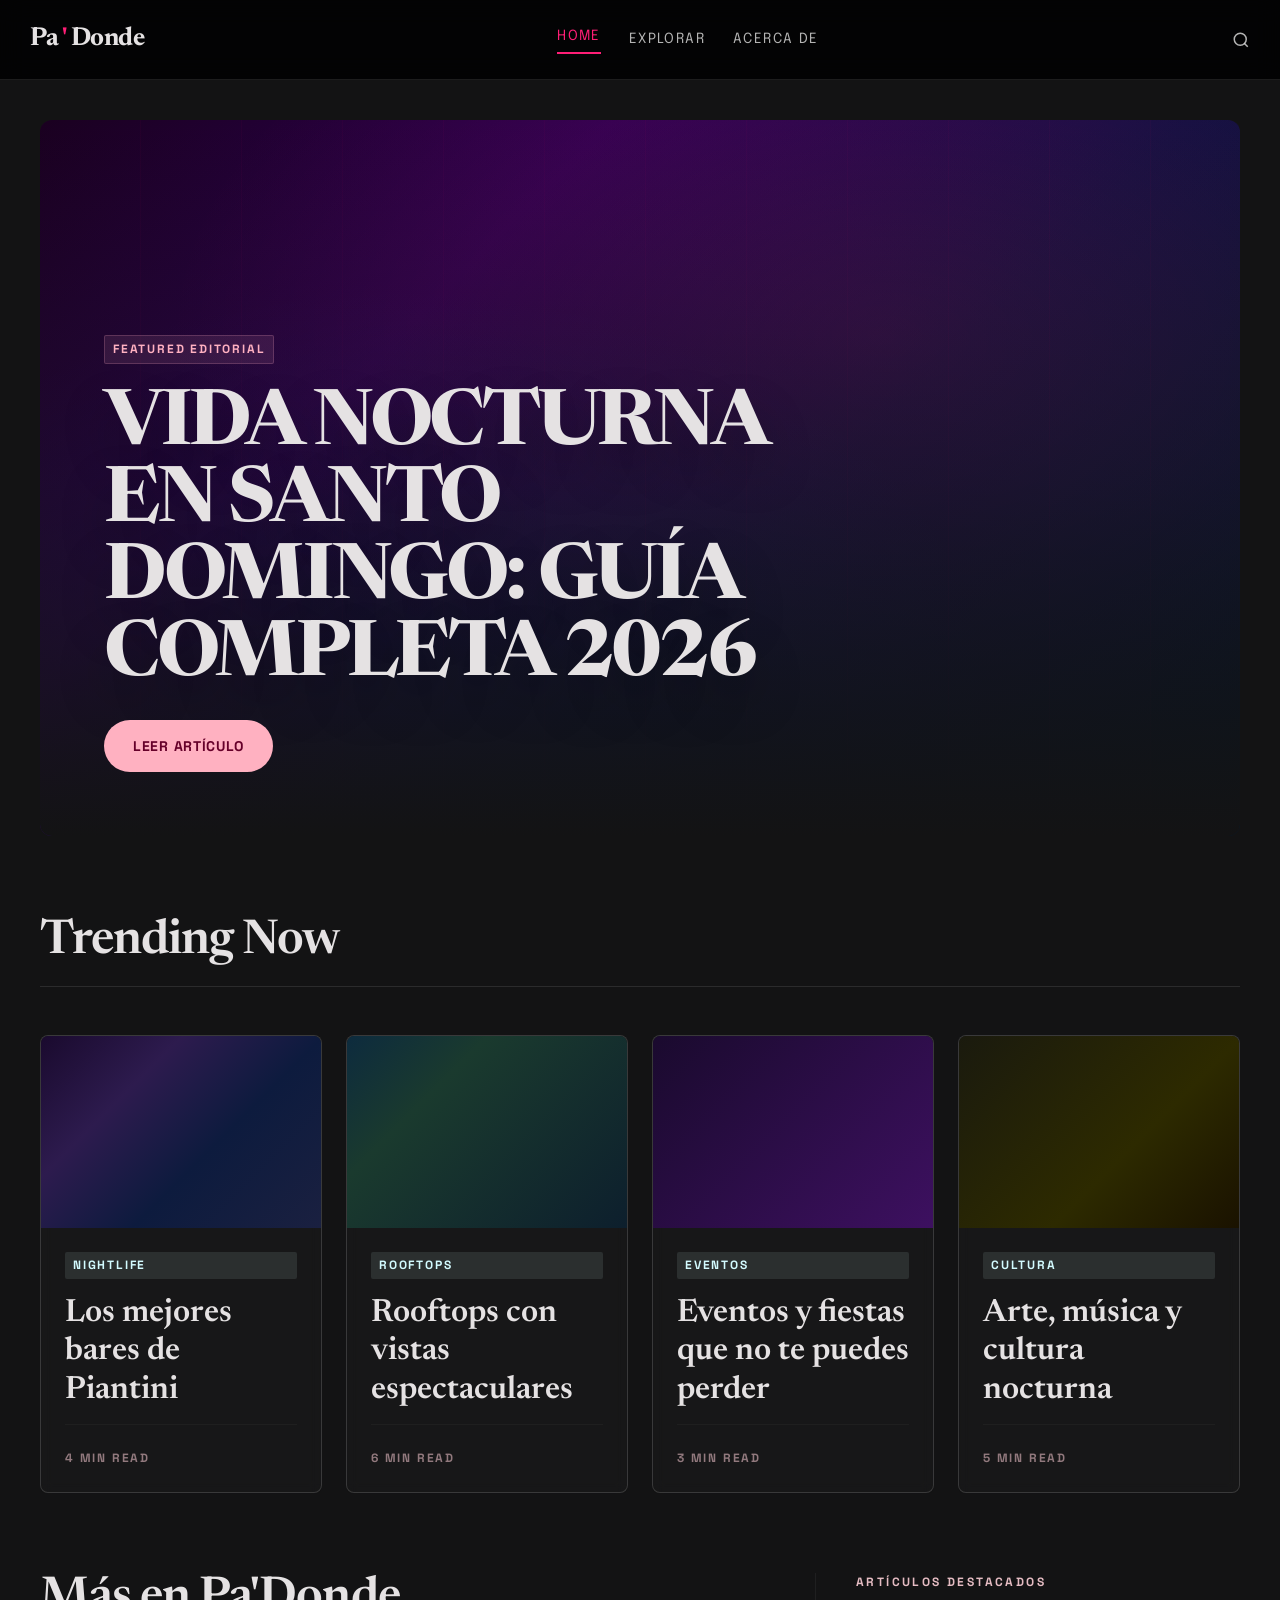
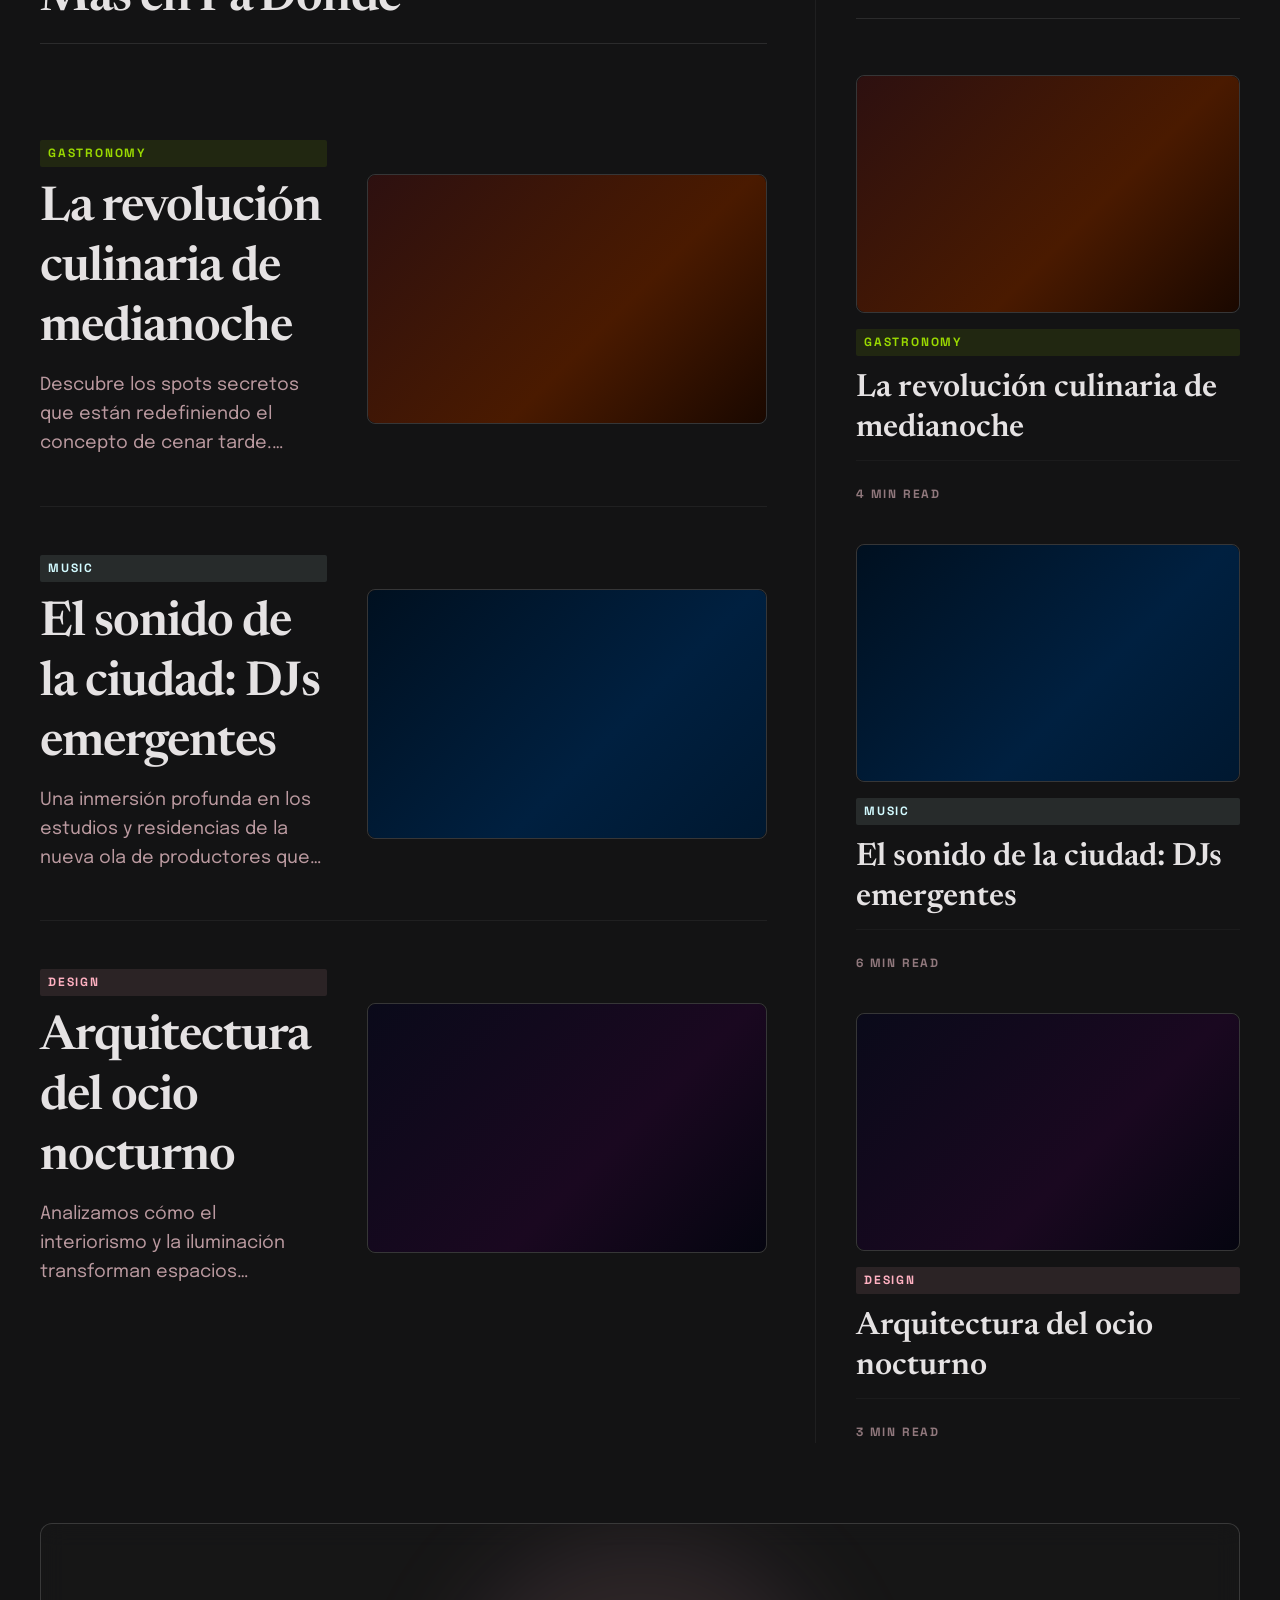
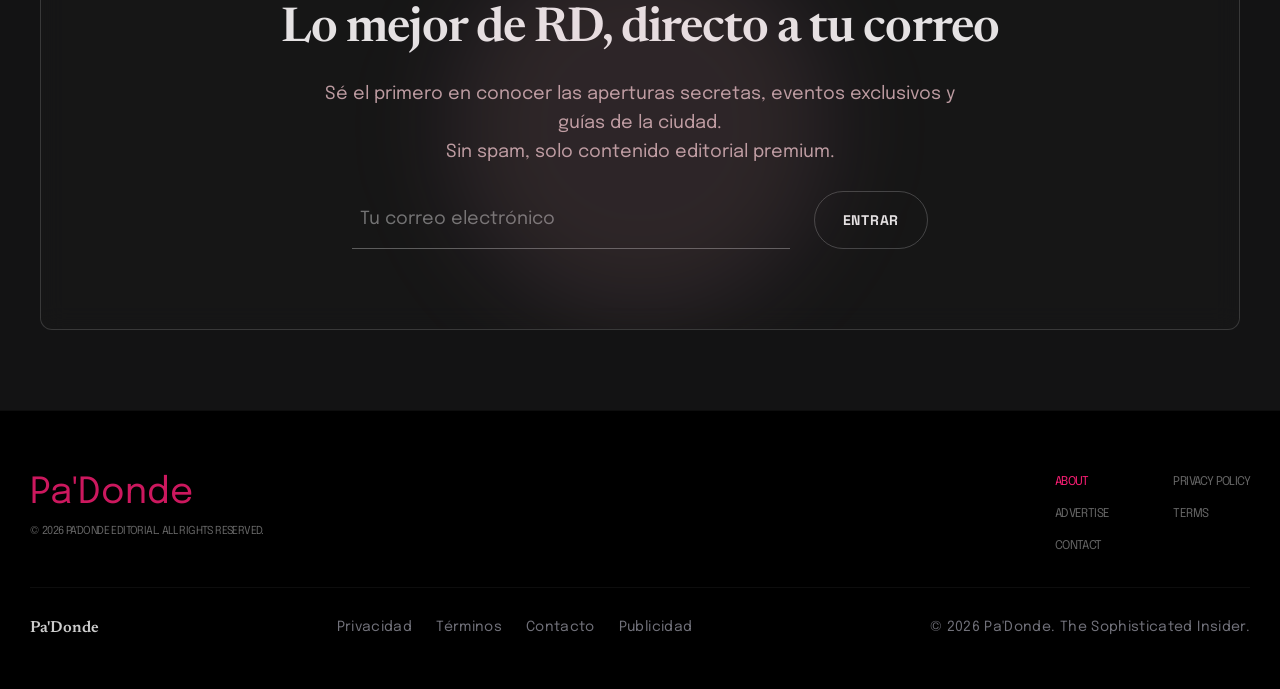
<file: index.html>
<!DOCTYPE html>
<html lang="es">
<head>
  <meta charset="UTF-8" />
  <meta name="viewport" content="width=device-width, initial-scale=1.0" />
  <meta name="description" content="Pa'Donde — La guía editorial de República Dominicana hecha por locales. Nightlife, gastronomía, rooftops, eventos y cultura dominicana." />
  <meta property="og:title"       content="Pa'Donde — La Guía de RD" />
  <meta property="og:description" content="La guía de República Dominicana hecha por locales." />
  <meta property="og:type"        content="website" />
  <title>Pa'Donde — La Guía de República Dominicana</title>

  <!-- Fonts -->
  <link rel="preconnect" href="https://fonts.googleapis.com" />
  <link rel="preconnect" href="https://fonts.gstatic.com" crossorigin />
  <link href="https://fonts.googleapis.com/css2?family=Newsreader:ital,wght@0,400;0,600;0,700;1,400;1,600;1,700&family=Epilogue:wght@400;500;600&family=Space+Grotesk:wght@500;700&display=swap" rel="stylesheet" />

  <link rel="stylesheet" href="css/style.css" />

  <style>
    .sr-only{position:absolute;width:1px;height:1px;padding:0;margin:-1px;overflow:hidden;clip:rect(0,0,0,0);white-space:nowrap;border:0}
    /* Placeholder image backgrounds */
    .img-nightlife { background: linear-gradient(135deg, #1a0a2e 0%, #2d1b4e 30%, #0d1b3e 60%, #1a2040 100%); }
    .img-rooftop   { background: linear-gradient(135deg, #0d2b3e 0%, #1a3a2e 30%, #0d1f2d 100%); }
    .img-eventos   { background: linear-gradient(135deg, #1a0a2e 0%, #3d1060 100%); }
    .img-cultura   { background: linear-gradient(135deg, #1a1a0e 0%, #2d2a00 60%, #1a1200 100%); }
    .img-gastro    { background: linear-gradient(135deg, #2d1010 0%, #4a1a00 60%, #1a0800 100%); }
    .img-music     { background: linear-gradient(135deg, #001020 0%, #002040 60%, #001830 100%); }
    .img-design    { background: linear-gradient(135deg, #0a0a1a 0%, #1a0820 60%, #050510 100%); }
    .img-hero      { background: linear-gradient(135deg, #1a0020 0%, #2d0050 30%, #0d1040 60%, #001830 100%); }
  </style>
</head>
<body>

<!-- ══════════════════════════════════════════════════════════
     NAVIGATION (WordPress: header.php)
     ══════════════════════════════════════════════════════════ -->
<header class="pd-nav" role="banner">
  <div class="pd-nav__inner">
    <a href="#home" class="pd-logo" data-page="home" aria-label="Pa'Donde — Inicio">
      Pa<span>'</span>Donde
    </a>

    <nav class="pd-nav__links" role="navigation" aria-label="Navegación principal">
      <a href="#home"     class="pd-nav-link active" data-page="home"     aria-current="page">Home</a>
      <a href="#explorar" class="pd-nav-link"        data-page="explorar">Explorar</a>
      <a href="#acerca"   class="pd-nav-link"        data-page="acerca">Acerca De</a>
    </nav>

    <div style="display:flex;align-items:center;gap:16px;">
      <button class="pd-nav__search" aria-label="Buscar" style="background:none;border:none;color:rgba(255,255,255,0.7);cursor:pointer;" onclick="document.querySelector('#explorar')?.click()">
        <svg width="18" height="18" viewBox="0 0 24 24" fill="none" stroke="currentColor" stroke-width="2" aria-hidden="true"><circle cx="11" cy="11" r="8"/><path d="m21 21-4.35-4.35"/></svg>
      </button>
      <button class="pd-nav__burger" aria-label="Abrir menú" aria-expanded="false">
        <span></span><span></span><span></span>
      </button>
    </div>
  </div>
</header>

<!-- Mobile Drawer -->
<nav class="pd-nav__mobile" aria-label="Menú móvil">
  <a href="#home"     class="pd-nav-link" data-page="home">Home</a>
  <a href="#explorar" class="pd-nav-link" data-page="explorar">Explorar</a>
  <a href="#acerca"   class="pd-nav-link" data-page="acerca">Acerca De</a>
  <div style="margin-top:8px;padding-top:16px;border-top:1px solid rgba(255,255,255,0.08);">
    <a href="mailto:contacto@padonde.net" style="font-size:14px;color:var(--pd-pink);">contacto@padonde.net</a>
  </div>
</nav>

<!-- ══════════════════════════════════════════════════════════
     PAGE WRAPPER
     ══════════════════════════════════════════════════════════ -->
<div class="pd-page">

  <!-- ════════════════════════════════════════════════════════
       PAGE 1 — PANTALLA PRINCIPAL / HOME
       WordPress: front-page.php
       ════════════════════════════════════════════════════════ -->
  <main data-page-content="home" role="main" aria-label="Página principal">

    <!-- § Hero -->
    <section aria-label="Artículo destacado" style="padding:40px 40px 0;max-width:1280px;margin:0 auto;">
      <div class="pd-hero">
        <!-- Simulated hero image with CSS gradient + decorative neon overlay -->
        <div class="pd-hero__overlay" aria-hidden="true"></div>
        <div class="img-hero" style="position:absolute;inset:0;"></div>
        <!-- Neon city visual effects -->
        <div aria-hidden="true" style="position:absolute;inset:0;background:radial-gradient(ellipse at 70% 30%, rgba(255,30,118,0.15) 0%, transparent 60%),radial-gradient(ellipse at 30% 80%, rgba(0,100,200,0.12) 0%, transparent 50%);"></div>
        <!-- Vertical lines decorative -->
        <div aria-hidden="true" style="position:absolute;inset:0;background:repeating-linear-gradient(90deg,transparent,transparent 100px,rgba(255,0,100,0.03) 100px,rgba(255,0,100,0.03) 101px);"></div>
        <div class="pd-hero__gradient" aria-hidden="true"></div>

        <div class="pd-hero__content">
          <div>
            <span class="pd-badge pd-badge--featured">Featured Editorial</span>
          </div>
          <h1 class="pd-hero__title">
            VIDA NOCTURNA<br>EN SANTO<br>DOMINGO: GUÍA<br>COMPLETA 2026
          </h1>
          <div>
            <a href="#article" class="pd-btn pd-btn--primary" data-page="article" aria-label="Leer artículo: Vida Nocturna en Santo Domingo">
              Leer Artículo
            </a>
          </div>
        </div>
      </div>
    </section>

    <!-- § Trending Now -->
    <section aria-label="Artículos en tendencia" style="padding:80px 40px 0;max-width:1280px;margin:0 auto;">
      <div class="pd-section-header">
        <h2 class="pd-h2">Trending Now</h2>
      </div>
      <div class="pd-grid-4">

        <!-- Card 1 -->
        <article class="pd-card" role="article" tabindex="0" aria-label="Los mejores bares de Piantini">
          <div class="pd-card__img-wrap">
            <div class="img-nightlife pd-card__img" role="img" aria-label="Fotografía de bar nocturno en Piantini" style="height:192px;"></div>
          </div>
          <div class="pd-card__body">
            <span class="pd-badge pd-badge--cyan">Nightlife</span>
            <h3 class="pd-card__title">Los mejores bares de Piantini</h3>
            <p class="pd-card__read">4 Min Read</p>
          </div>
        </article>

        <!-- Card 2 -->
        <article class="pd-card" role="article" tabindex="0" aria-label="Rooftops con vistas espectaculares">
          <div class="pd-card__img-wrap">
            <div class="img-rooftop pd-card__img" role="img" aria-label="Fotografía de rooftop con vista panorámica" style="height:192px;"></div>
          </div>
          <div class="pd-card__body">
            <span class="pd-badge pd-badge--cyan">Rooftops</span>
            <h3 class="pd-card__title">Rooftops con vistas espectaculares</h3>
            <p class="pd-card__read">6 Min Read</p>
          </div>
        </article>

        <!-- Card 3 -->
        <article class="pd-card" role="article" tabindex="0" aria-label="Eventos y fiestas que no te puedes perder">
          <div class="pd-card__img-wrap">
            <div class="img-eventos pd-card__img" role="img" aria-label="Fotografía de evento nocturno" style="height:192px;"></div>
          </div>
          <div class="pd-card__body">
            <span class="pd-badge pd-badge--cyan">Eventos</span>
            <h3 class="pd-card__title">Eventos y fiestas que no te puedes perder</h3>
            <p class="pd-card__read">3 Min Read</p>
          </div>
        </article>

        <!-- Card 4 -->
        <article class="pd-card" role="article" tabindex="0" aria-label="Arte, música y cultura nocturna">
          <div class="pd-card__img-wrap">
            <div class="img-cultura pd-card__img" role="img" aria-label="Fotografía de arte y cultura nocturna" style="height:192px;"></div>
          </div>
          <div class="pd-card__body">
            <span class="pd-badge pd-badge--cyan">Cultura</span>
            <h3 class="pd-card__title">Arte, música y cultura nocturna</h3>
            <p class="pd-card__read">5 Min Read</p>
          </div>
        </article>

      </div>
    </section>

    <!-- § Main Feed + Sidebar -->
    <section aria-label="Más artículos" style="padding:80px 40px 0;max-width:1280px;margin:0 auto;">
      <div class="pd-feed-layout">

        <!-- Feed -->
        <div class="pd-feed">
          <div class="pd-section-header">
            <h2 class="pd-h2">Más en Pa'Donde</h2>
          </div>

          <!-- Feed Item 1 -->
          <article class="pd-feed-item" role="article" tabindex="0" aria-label="La revolución culinaria de medianoche">
            <div class="pd-feed-item__content">
              <span class="pd-badge pd-badge--green">Gastronomy</span>
              <h3 class="pd-feed-item__title">La revolución culinaria de medianoche</h3>
              <p class="pd-feed-item__excerpt">Descubre los spots secretos que están redefiniendo el concepto de cenar tarde. Desde menús de chef que solo aparecen después de la medianoche.</p>
            </div>
            <div class="pd-feed-item__img-wrap">
              <div class="img-gastro pd-feed-item__img" role="img" aria-label="Fotografía de restaurante nocturno" style="height:100%;border-radius:inherit;"></div>
            </div>
          </article>

          <!-- Feed Item 2 -->
          <article class="pd-feed-item" role="article" tabindex="0" aria-label="El sonido de la ciudad: DJs emergentes">
            <div class="pd-feed-item__content">
              <span class="pd-badge pd-badge--cyan">Music</span>
              <h3 class="pd-feed-item__title">El sonido de la ciudad: DJs emergentes</h3>
              <p class="pd-feed-item__excerpt">Una inmersión profunda en los estudios y residencias de la nueva ola de productores que están definiendo el sonido de Santo Domingo.</p>
            </div>
            <div class="pd-feed-item__img-wrap">
              <div class="img-music pd-feed-item__img" role="img" aria-label="Fotografía de DJ en vivo" style="height:100%;border-radius:inherit;"></div>
            </div>
          </article>

          <!-- Feed Item 3 -->
          <article class="pd-feed-item" role="article" tabindex="0" aria-label="Arquitectura del ocio nocturno">
            <div class="pd-feed-item__content">
              <span class="pd-badge pd-badge--pink">Design</span>
              <h3 class="pd-feed-item__title">Arquitectura del ocio nocturno</h3>
              <p class="pd-feed-item__excerpt">Analizamos cómo el interiorismo y la iluminación transforman espacios industriales en destinos de culto para la noche dominicana.</p>
            </div>
            <div class="pd-feed-item__img-wrap">
              <div class="img-design pd-feed-item__img" role="img" aria-label="Fotografía de espacio de diseño nocturno" style="height:100%;border-radius:inherit;"></div>
            </div>
          </article>
        </div>

        <!-- Sidebar -->
        <aside class="pd-sidebar" aria-label="Artículos destacados">
          <div class="pd-sidebar__header">
            <p class="pd-overline">Artículos Destacados</p>
          </div>

          <!-- Highlight Card 1 -->
          <article class="pd-highlight-card" tabindex="0" aria-label="La revolución culinaria de medianoche — destacado">
            <div class="pd-highlight-card__img-wrap">
              <div class="img-gastro pd-highlight-card__img" role="img" aria-label="Fotografía de gastronomía" style="height:100%;border-radius:inherit;"></div>
            </div>
            <div class="pd-highlight-card__body">
              <span class="pd-badge pd-badge--green">Gastronomy</span>
              <h3 class="pd-highlight-card__title">La revolución culinaria de medianoche</h3>
              <p class="pd-card__read">4 Min Read</p>
            </div>
          </article>

          <!-- Highlight Card 2 -->
          <article class="pd-highlight-card" tabindex="0" aria-label="El sonido de la ciudad: DJs emergentes — destacado">
            <div class="pd-highlight-card__img-wrap">
              <div class="img-music pd-highlight-card__img" role="img" aria-label="Fotografía musical" style="height:100%;border-radius:inherit;"></div>
            </div>
            <div class="pd-highlight-card__body">
              <span class="pd-badge pd-badge--cyan">Music</span>
              <h3 class="pd-highlight-card__title">El sonido de la ciudad: DJs emergentes</h3>
              <p class="pd-card__read">6 Min Read</p>
            </div>
          </article>

          <!-- Highlight Card 3 -->
          <article class="pd-highlight-card" tabindex="0" aria-label="Arquitectura del ocio nocturno — destacado">
            <div class="pd-highlight-card__img-wrap">
              <div class="img-design pd-highlight-card__img" role="img" aria-label="Fotografía de diseño de interiores" style="height:100%;border-radius:inherit;"></div>
            </div>
            <div class="pd-highlight-card__body">
              <span class="pd-badge pd-badge--pink">Design</span>
              <h3 class="pd-highlight-card__title">Arquitectura del ocio nocturno</h3>
              <p class="pd-card__read">3 Min Read</p>
            </div>
          </article>
        </aside>

      </div>
    </section>

    <!-- § Newsletter -->
    <section aria-label="Suscripción" style="padding:80px 40px;max-width:1280px;margin:0 auto;">
      <div class="pd-newsletter">
        <div class="pd-newsletter__glow" aria-hidden="true"></div>
        <h2 class="pd-h2 pd-newsletter__title">Lo mejor de RD, directo a tu correo</h2>
        <p class="pd-newsletter__sub">
          Sé el primero en conocer las aperturas secretas, eventos exclusivos y guías de la ciudad.<br>
          Sin spam, solo contenido editorial premium.
        </p>
        <form class="pd-newsletter__form" novalidate aria-label="Formulario de suscripción">
          <label for="pd-email-home" class="sr-only">Tu correo electrónico</label>
          <input id="pd-email-home" class="pd-newsletter__input" type="email" placeholder="Tu correo electrónico" autocomplete="email" required />
          <button type="submit" class="pd-btn pd-btn--outline">Entrar</button>
        </form>
      </div>
    </section>

  </main><!-- /home -->


  <!-- ════════════════════════════════════════════════════════
       PAGE 2 — ACERCA DE
       WordPress: page-about.php
       ════════════════════════════════════════════════════════ -->
  <main data-page-content="acerca" hidden role="main" aria-label="Acerca de Pa'Donde">

    <!-- § Hero -->
    <section style="padding:60px 40px 0;max-width:1280px;margin:0 auto;">
      <div class="pd-about-hero">
        <h1 class="pd-h1 pd-about-hero__title">La guía de República Dominicana hecha por locales</h1>
        <p class="pd-about-hero__text">
          Estábamos un poco jartos. Así, con jota. Cada vez que queríamos saber qué estaba pasando en la ciudad,
          dónde estaba lo bueno, qué valía la pena — no aparecía nada. O aparecía algo de hace tres años.
          RD tiene demasiado que ofrecer para que nadie lo esté contando bien. Así que lo construimos nosotros.
          Sin joder mucho.
        </p>
        <blockquote class="pd-blockquote">
          "RD tiene mucho que ofrecer. Nosotros lo filtramos."
        </blockquote>
      </div>
    </section>

    <!-- § Lo que hacemos -->
    <section aria-label="Lo que hacemos" style="padding:80px 40px 0;max-width:1280px;margin:0 auto;">
      <div class="pd-what-we-do">
        <h2 class="pd-h2 pd-what-we-do__title">Lo que hacemos</h2>
        <p class="pd-what-we-do__text">
          Pa'Donde es una guía editorial de descubrimiento local para República Dominicana. Cubrimos bares, restaurantes,
          rooftops, eventos, cafés y cultura dominicana — con criterio real y voz local. Cada artículo que publicamos
          sirve para tres cosas a la vez: ayudarte a decidir dónde ir esta noche, entender el país más profundo,
          y descubrir lo que hace única a la cultura dominicana.
        </p>
      </div>
    </section>

    <!-- § Cómo lo hacemos -->
    <section aria-label="Cómo lo hacemos" style="padding:80px 40px 0;max-width:1280px;margin:0 auto;">
      <div class="pd-how-section">
        <h2 class="pd-h2 pd-how-section__title">Cómo lo hacemos</h2>
        <p class="pd-how-section__sub">No hay fórmula secreta. Hay tres cosas que guían todo lo que publicamos:</p>
        <div class="pd-how-cards">

          <!-- Card 01 -->
          <div class="pd-how-card">
            <span class="pd-how-card__num" aria-hidden="true">01</span>
            <p class="pd-how-card__label">Filtro</p>
            <h3 class="pd-how-card__title">Lo filtramos nosotros</h3>
            <p class="pd-how-card__text">
              No publicamos todo. Si no vale la pena, no entra. Cada artículo tiene que ganarse su espacio antes
              de aparecer en Pa'Donde.
            </p>
          </div>

          <!-- Card 02 -->
          <div class="pd-how-card">
            <span class="pd-how-card__num" aria-hidden="true">02</span>
            <p class="pd-how-card__label">Voz</p>
            <h3 class="pd-how-card__title">Hablamos como gente de aquí</h3>
            <p class="pd-how-card__text">
              No escribimos para turistas ni para algoritmos. Escribimos como dominicanos que conocen el país de verdad
              — sin necesidad de buscarlo en Google.
            </p>
          </div>

          <!-- Card 03 -->
          <div class="pd-how-card">
            <span class="pd-how-card__num" aria-hidden="true">03</span>
            <p class="pd-how-card__label">Comunidad</p>
            <h3 class="pd-how-card__title">Pa'Donde no lo escribimos solos</h3>
            <p class="pd-how-card__text">
              Si conoces nuestra media islita de verdad y tienes algo que decir, aquí te damos el chance.
            </p>
          </div>

        </div>
      </div>
    </section>

    <!-- § Detrás de Pa'Donde -->
    <section aria-label="Detrás de Pa'Donde" style="padding:80px 40px 0;max-width:1280px;margin:0 auto;">
      <div class="pd-behind">
        <h2 class="pd-behind__title">Detrás de Pa'Donde</h2>
        <p class="pd-behind__text">
          Un grupo de jóvenes dominicanos de distintos mundos — tecnología, economía, mercadeo, turismo, fintech —
          unidos por una sola convicción: RD tiene mucho más que mostrar de lo que el mundo ve. Aquí no hay un
          bojote de cuarto involucrado. Somos gente de aquí que conoce el país, vive la cultura y cree que la mejor
          guía de República Dominicana la tienen que hacer los dominicanos.
        </p>
      </div>
    </section>

    <!-- § Escribe para Pa'Donde -->
    <section aria-label="Colabora con nosotros" style="padding:80px 40px 0;max-width:1280px;margin:0 auto;">
      <div class="pd-editorial-cta">
        <div class="pd-editorial-cta__inner">
          <div>
            <div class="pd-editorial-cta__eyebrow">
              <div class="pd-editorial-cta__line"></div>
              <span class="pd-editorial-cta__label">Colabora con nosotros</span>
            </div>
            <h2 class="pd-editorial-cta__title">Escribe para Pa'Donde.</h2>
            <p class="pd-editorial-cta__text">
              Pa'Donde no es un blog cerrado. Si conoces República Dominicana de verdad — sus lugares,
              su gente, su cultura — y tienes algo que vale la pena contar, queremos leerte.
            </p>
            <p class="pd-editorial-cta__text" style="margin-bottom:0;">
              Tu voz se mantiene. Tu nombre va en el artículo. Nosotros ponemos el criterio editorial
              y la distribución. No publicamos todo. Publicamos lo bueno.
            </p>
          </div>

          <div class="pd-editorial-cta__card">
            <!-- Decorative icon / logotype -->
            <div style="width:100%;height:24px;display:flex;align-items:center;">
              <span style="font-family:var(--font-display);font-size:20px;font-weight:700;color:var(--pd-pink);opacity:0.8;">Pa'Donde</span>
            </div>
            <p class="pd-editorial-cta__quote">¿Tienes algo que contar?</p>
            <a href="mailto:prensa@padonde.net" class="pd-btn pd-btn--deep" style="width:100%;text-align:center;border-radius:4px;">
              Escríbenos a<br>
              <span style="font-size:11px;letter-spacing:0.5px;">prensa@padonde.net</span>
            </a>
          </div>
        </div>
      </div>
    </section>

    <!-- § Contacto -->
    <section class="pd-contact" aria-label="Contacto" style="padding:80px 40px;max-width:1280px;margin:0 auto;">
      <div style="position:relative;">
        <div aria-hidden="true" style="position:absolute;top:50%;left:50%;transform:translate(-50%,-50%);width:672px;max-width:100%;height:256px;background:rgba(255,177,193,0.05);border-radius:50%;filter:blur(60px);pointer-events:none;"></div>
        <h2 class="pd-contact__title">Contacto</h2>
        <div class="pd-contact__grid">

          <div class="pd-contact__col">
            <p class="pd-contact__col-label">Comercial</p>
            <h3 class="pd-contact__col-title">Ventas</h3>
            <a href="mailto:ventas@padonde.net" class="pd-contact__col-link">
              ventas@padonde.net
              <svg width="10" height="10" viewBox="0 0 24 24" fill="none" stroke="currentColor" stroke-width="2" aria-hidden="true"><path d="M7 17L17 7M17 7H7M17 7v10"/></svg>
            </a>
          </div>

          <div class="pd-contact__col">
            <p class="pd-contact__col-label">Media</p>
            <h3 class="pd-contact__col-title">Prensa &amp;<br>Colaboradores</h3>
            <a href="mailto:prensa@padonde.net" class="pd-contact__col-link">
              prensa@padonde.net
              <svg width="10" height="10" viewBox="0 0 24 24" fill="none" stroke="currentColor" stroke-width="2" aria-hidden="true"><path d="M7 17L17 7M17 7H7M17 7v10"/></svg>
            </a>
          </div>

          <div class="pd-contact__col">
            <p class="pd-contact__col-label">Inquiries</p>
            <h3 class="pd-contact__col-title">General</h3>
            <a href="mailto:contacto@padonde.net" class="pd-contact__col-link">
              contacto@padonde.net
              <svg width="10" height="10" viewBox="0 0 24 24" fill="none" stroke="currentColor" stroke-width="2" aria-hidden="true"><path d="M7 17L17 7M17 7H7M17 7v10"/></svg>
            </a>
          </div>

        </div>
      </div>
    </section>

  </main><!-- /acerca -->


  <!-- ════════════════════════════════════════════════════════
       PAGE 3 — EXPLORAR
       WordPress: page-explorar.php
       ════════════════════════════════════════════════════════ -->
  <main data-page-content="explorar" hidden role="main" aria-label="Explorar artículos">

    <!-- § Hero + Search -->
    <section style="padding:60px 40px 0;max-width:1280px;margin:0 auto;">
      <div class="pd-explore-hero">
        <h1 class="pd-h1 pd-explore-hero__title">Explorar</h1>
        <p class="pd-explore-hero__sub">
          Descubre los mejores lugares, eventos y experiencias de República Dominicana. Filtrado con criterio, escrito por locales.
        </p>
      </div>

      <!-- Search -->
      <div class="pd-search-bar">
        <label for="pd-search-input" class="sr-only">Buscar artículos, zonas o planes</label>
        <input
          id="pd-search-input"
          class="pd-search-bar__input"
          type="search"
          placeholder="Buscar artículos, zonas o planes..."
          autocomplete="off"
        />
        <span class="pd-search-bar__icon" aria-hidden="true">
          <svg width="18" height="18" viewBox="0 0 24 24" fill="none" stroke="currentColor" stroke-width="2"><circle cx="11" cy="11" r="8"/><path d="m21 21-4.35-4.35"/></svg>
        </span>
      </div>

      <!-- Filters -->
      <div class="pd-filters" role="group" aria-label="Filtros de categoría">
        <button class="pd-filter-btn active" data-cat="all">Todos</button>
        <button class="pd-filter-btn" data-cat="nightlife">Nightlife</button>
        <button class="pd-filter-btn" data-cat="gastronomia">Gastronomía</button>
        <button class="pd-filter-btn" data-cat="rooftops">Rooftops</button>
        <button class="pd-filter-btn" data-cat="eventos">Eventos</button>
        <button class="pd-filter-btn" data-cat="cultura">Cultura</button>
        <button class="pd-filter-btn" data-cat="zonas">Zonas</button>
      </div>
    </section>

    <!-- § Article Grid -->
    <section aria-label="Artículos" style="padding:48px 40px 0;max-width:1280px;margin:0 auto;">
      <div class="pd-grid-3">

        <article class="pd-explore-card" data-cat="rooftops" data-title="Los 5 Rooftops Más Exclusivos de Piantini" tabindex="0" aria-label="Los 5 Rooftops Más Exclusivos de Piantini — 5 min de lectura">
          <div class="img-rooftop pd-explore-card__img" role="img" aria-label="Rooftop nocturno en la ciudad"></div>
          <div class="pd-explore-card__gradient" aria-hidden="true"></div>
          <div class="pd-explore-card__content">
            <span class="pd-badge pd-badge--cyan">Rooftops</span>
            <h3 class="pd-explore-card__title">Los 5 Rooftops Más Exclusivos de Piantini</h3>
            <p class="pd-explore-card__read">5 min de lectura</p>
          </div>
        </article>

        <article class="pd-explore-card" data-cat="nightlife" data-title="Speakeasies Ocultos en la Ciudad Colonial" tabindex="0" aria-label="Speakeasies Ocultos en la Ciudad Colonial — 7 min de lectura">
          <div class="img-nightlife pd-explore-card__img" role="img" aria-label="Speakeasy íntimo y sofisticado"></div>
          <div class="pd-explore-card__gradient" aria-hidden="true"></div>
          <div class="pd-explore-card__content">
            <span class="pd-badge pd-badge--pink">Nightlife</span>
            <h3 class="pd-explore-card__title">Speakeasies Ocultos en la Ciudad Colonial</h3>
            <p class="pd-explore-card__read">7 min de lectura</p>
          </div>
        </article>

        <article class="pd-explore-card" data-cat="eventos" data-title="Guía Definitiva de Festivales Electrónicos" tabindex="0" aria-label="Guía Definitiva de Festivales Electrónicos — 4 min de lectura">
          <div class="img-eventos pd-explore-card__img" role="img" aria-label="Festival de música electrónica"></div>
          <div class="pd-explore-card__gradient" aria-hidden="true"></div>
          <div class="pd-explore-card__content">
            <span class="pd-badge pd-badge--cyan">Eventos</span>
            <h3 class="pd-explore-card__title">Guía Definitiva de Festivales Electrónicos</h3>
            <p class="pd-explore-card__read">4 min de lectura</p>
          </div>
        </article>

        <article class="pd-explore-card" data-cat="gastronomia" data-title="La Nueva Ola de Gastronomía Dominicana" tabindex="0" aria-label="La Nueva Ola de Gastronomía Dominicana — 6 min de lectura">
          <div class="img-gastro pd-explore-card__img" role="img" aria-label="Plato de fusión dominicana"></div>
          <div class="pd-explore-card__gradient" aria-hidden="true"></div>
          <div class="pd-explore-card__content">
            <span class="pd-badge pd-badge--green">Gastronomía</span>
            <h3 class="pd-explore-card__title">La Nueva Ola de Gastronomía Dominicana</h3>
            <p class="pd-explore-card__read">6 min de lectura</p>
          </div>
        </article>

        <article class="pd-explore-card" data-cat="cultura" data-title="El Renacimiento del Arte Contemporáneo en Santo Domingo" tabindex="0" aria-label="El Renacimiento del Arte Contemporáneo en Santo Domingo — 8 min de lectura">
          <div class="img-cultura pd-explore-card__img" role="img" aria-label="Arte contemporáneo en galería"></div>
          <div class="pd-explore-card__gradient" aria-hidden="true"></div>
          <div class="pd-explore-card__content">
            <span class="pd-badge pd-badge--cyan">Cultura</span>
            <h3 class="pd-explore-card__title">El Renacimiento del Arte Contemporáneo en Santo Domingo</h3>
            <p class="pd-explore-card__read">8 min de lectura</p>
          </div>
        </article>

        <article class="pd-explore-card" data-cat="zonas" data-title="La Zona Colonial Después de la Medianoche" tabindex="0" aria-label="La Zona Colonial Después de la Medianoche — 5 min de lectura">
          <div class="img-design pd-explore-card__img" role="img" aria-label="La Zona Colonial de noche"></div>
          <div class="pd-explore-card__gradient" aria-hidden="true"></div>
          <div class="pd-explore-card__content">
            <span class="pd-badge pd-badge--pink">Zonas</span>
            <h3 class="pd-explore-card__title">La Zona Colonial Después de la Medianoche</h3>
            <p class="pd-explore-card__read">5 min de lectura</p>
          </div>
        </article>

        <article class="pd-explore-card" data-cat="gastronomia" data-title="Mixología Avanzada: Cócteles con Ingredientes Endémicos" tabindex="0" aria-label="Mixología Avanzada: Cócteles con Ingredientes Endémicos — 6 min de lectura">
          <div class="img-nightlife pd-explore-card__img" role="img" aria-label="Cóctel artesanal con ingredientes dominicanos"></div>
          <div class="pd-explore-card__gradient" aria-hidden="true"></div>
          <div class="pd-explore-card__content">
            <span class="pd-badge pd-badge--green">Gastronomía</span>
            <h3 class="pd-explore-card__title">Mixología Avanzada: Cócteles con Ingredientes Endémicos</h3>
            <p class="pd-explore-card__read">6 min de lectura</p>
          </div>
        </article>

        <article class="pd-explore-card" data-cat="eventos" data-title="Festivales de Electrónica Que Marcarán el 2026" tabindex="0" aria-label="Festivales de Electrónica Que Marcarán el 2026 — 4 min de lectura">
          <div class="img-eventos pd-explore-card__img" role="img" aria-label="Festival de música electrónica 2026"></div>
          <div class="pd-explore-card__gradient" aria-hidden="true"></div>
          <div class="pd-explore-card__content">
            <span class="pd-badge pd-badge--cyan">Eventos</span>
            <h3 class="pd-explore-card__title">Festivales de Electrónica Que Marcarán el 2026</h3>
            <p class="pd-explore-card__read">4 min de lectura</p>
          </div>
        </article>

        <article class="pd-explore-card" data-cat="nightlife" data-title="Guía Secreta: Los Speakeasies Ocultos de Piantini" tabindex="0" aria-label="Guía Secreta: Los Speakeasies Ocultos de Piantini — 7 min de lectura">
          <div class="img-music pd-explore-card__img" role="img" aria-label="Bar secreto en Piantini"></div>
          <div class="pd-explore-card__gradient" aria-hidden="true"></div>
          <div class="pd-explore-card__content">
            <span class="pd-badge pd-badge--pink">Nightlife</span>
            <h3 class="pd-explore-card__title">Guía Secreta: Los Speakeasies Ocultos de Piantini</h3>
            <p class="pd-explore-card__read">7 min de lectura</p>
          </div>
        </article>

      </div>

      <!-- Pagination -->
      <nav class="pd-pagination" aria-label="Paginación de artículos">
        <button class="pd-page-btn active" aria-label="Página 1" aria-current="page">1</button>
        <button class="pd-page-btn" aria-label="Página 2">2</button>
        <button class="pd-page-btn" aria-label="Página 3">3</button>
        <span class="pd-page-ellipsis" aria-hidden="true">…</span>
        <button class="pd-page-btn" aria-label="Página 12">12</button>
      </nav>
    </section>

    <!-- § Newsletter (Explorar) -->
    <section aria-label="Suscripción" style="padding:64px 40px;max-width:1280px;margin:0 auto;">
      <div class="pd-newsletter" style="background:rgba(255,177,193,0.04);border-color:rgba(255,177,193,0.15);">
        <div class="pd-newsletter__glow" aria-hidden="true"></div>
        <h2 class="pd-h2 pd-newsletter__title" style="font-size:clamp(26px,3.5vw,40px);">
          No te pierdas ningún estreno en RD
        </h2>
        <form class="pd-newsletter__form" novalidate aria-label="Formulario de suscripción">
          <label for="pd-email-explorar" class="sr-only">Tu correo electrónico</label>
          <input id="pd-email-explorar" class="pd-newsletter__input" type="email" placeholder="Tu correo electrónico" autocomplete="email" required />
          <button type="submit" class="pd-btn pd-btn--primary">Suscribirme</button>
        </form>
      </div>
    </section>

  </main><!-- /explorar -->


  <!-- ════════════════════════════════════════════════════════
       ARTICLE PAGE TEMPLATE
       WordPress: single.php
       ════════════════════════════════════════════════════════ -->
  <main data-page-content="article" hidden role="main" aria-label="Artículo">
    <div class="pd-article">

      <!-- Breadcrumb -->
      <nav aria-label="Ruta de navegación" style="margin-bottom:32px;">
        <ol style="display:flex;gap:8px;align-items:center;font-size:13px;color:rgba(255,255,255,0.4);list-style:none;">
          <li><a href="#home" data-page="home" style="color:var(--pd-pink);transition:opacity 0.2s;" onmouseover="this.style.opacity='.7'" onmouseout="this.style.opacity='1'">Home</a></li>
          <li aria-hidden="true" style="opacity:0.4;">/</li>
          <li><a href="#explorar" data-page="explorar" style="color:rgba(255,255,255,0.4);transition:color 0.2s;" onmouseover="this.style.color='white'" onmouseout="this.style.color='rgba(255,255,255,0.4)'">Explorar</a></li>
          <li aria-hidden="true" style="opacity:0.4;">/</li>
          <li aria-current="page" style="color:var(--pd-text-muted);">Vida Nocturna</li>
        </ol>
      </nav>

      <!-- Meta -->
      <div class="pd-article__meta">
        <span class="pd-badge pd-badge--pink">Nightlife</span>
        <span class="pd-article__divider" aria-hidden="true"></span>
        <div class="pd-article__author">
          <div style="width:36px;height:36px;border-radius:50%;background:linear-gradient(135deg,var(--pd-pink),var(--pd-pink-hot));display:flex;align-items:center;justify-content:center;font-family:var(--font-label);font-weight:700;font-size:14px;color:white;flex-shrink:0;" aria-hidden="true">E</div>
          <span class="pd-article__author-name">Editorial Pa'Donde</span>
        </div>
        <span class="pd-article__divider" aria-hidden="true"></span>
        <time class="pd-article__date" datetime="2026-05-01">1 de mayo, 2026</time>
        <span class="pd-article__divider" aria-hidden="true"></span>
        <span class="pd-article__read-time">12 Min Read</span>
      </div>

      <!-- Title -->
      <h1 class="pd-article__title">
        Vida Nocturna en Santo Domingo: La Guía Completa 2026
      </h1>

      <!-- Hero Image -->
      <div class="img-hero pd-article__hero" role="img" aria-label="Panorámica de la vida nocturna en Santo Domingo" style="height:420px;border-radius:12px;margin-bottom:8px;"></div>
      <p class="pd-article__hero-caption">La escena nocturna de Santo Domingo ha evolucionado radicalmente en los últimos dos años.</p>

      <!-- Body -->
      <div class="pd-article__body">

        <p>
          Santo Domingo de noche es otro país. Una ciudad que se transforma cuando el sol desaparece, que abre
          espacios que no existen de día, que produce sonidos que no tienen nombre todavía. Esta guía la escribimos
          para los que saben que la noche en RD no se improvisa: se curada.
        </p>

        <h2>Los Epicentros de la Noche</h2>

        <p>
          Piantini sigue siendo el corazón. Pero ya no es el único latido. La Zona Colonial ha tenido un
          renacimiento silencioso — bares que abren en casas coloniales centenarias, patios que se convierten
          en pistas de baile, calles adoquinadas que guardan el secreto mejor que cualquier velvet rope.
        </p>

        <!-- Pull Quote -->
        <blockquote class="pd-pull-quote">
          "La noche en RD no se improvisa: se curada. Y eso marca toda la diferencia."
        </blockquote>

        <p>
          Gazcue, Bella Vista, Los Prados — cada zona tiene su propio ritmo. Entenderlas es entender la ciudad.
          Y eso es exactamente lo que hacemos en Pa'Donde: te damos el mapa que los Google Maps no tienen.
        </p>

        <!-- Inline image -->
        <div class="img-nightlife pd-article__inline-img" role="img" aria-label="Interior de un bar exclusivo en Piantini" style="height:320px;"></div>

        <h2>Dónde Empezar</h2>

        <p>
          El error más común es llegar antes de las 11pm. En Santo Domingo, las 11 es la hora del coctel de bienvenida.
          La fiesta de verdad comienza a la 1am y termina cuando el sol decide que ya es suficiente.
        </p>

        <ul>
          <li><strong>Bar Scene</strong> — Los cócteles que están redefiniendo el craft cocktail en el Caribe</li>
          <li><strong>Rooftops</strong> — Las alturas donde la ciudad se ve diferente y el ron sabe mejor</li>
          <li><strong>Speakeasies</strong> — Los lugares que no aparecen en ninguna lista pero que todos los locales conocen</li>
          <li><strong>Live Music</strong> — Donde el merengue, la bachata y la electrónica coexisten sin drama</li>
        </ul>

        <h2>El Criterio Pa'Donde</h2>

        <p>
          Incluimos un lugar porque lo visitamos. Lo volvimos a visitar. Hablamos con el dueño, con el bartender,
          con los clientes de siempre. Y luego decidimos si vale la pena tu noche. Eso es filtrar con criterio real.
        </p>

      </div>

      <!-- Share -->
      <div class="pd-share" aria-label="Compartir artículo">
        <span class="pd-share__label">Compartir:</span>
        <button class="pd-share__btn" data-share="twitter" aria-label="Compartir en Twitter">Twitter</button>
        <button class="pd-share__btn" data-share="whatsapp" aria-label="Compartir en WhatsApp">WhatsApp</button>
        <button class="pd-share__btn" data-share="facebook" aria-label="Compartir en Facebook">Facebook</button>
        <button class="pd-share__btn" data-share="copy" aria-label="Copiar enlace">Copiar link</button>
      </div>

      <!-- Related Articles -->
      <aside class="pd-related" aria-label="Artículos relacionados">
        <h2 class="pd-related__title">También te puede interesar</h2>
        <div class="pd-related__grid">

          <article class="pd-related-card" tabindex="0">
            <div class="pd-related-card__img-wrap">
              <div class="img-rooftop pd-related-card__img" role="img" aria-label="Rooftop nocturno" style="height:100%;"></div>
            </div>
            <p class="pd-related-card__cat">Rooftops</p>
            <h3 class="pd-related-card__title">Los 5 Rooftops Más Exclusivos de Piantini</h3>
          </article>

          <article class="pd-related-card" tabindex="0">
            <div class="pd-related-card__img-wrap">
              <div class="img-gastro pd-related-card__img" role="img" aria-label="Gastronomía nocturna" style="height:100%;"></div>
            </div>
            <p class="pd-related-card__cat">Gastronomía</p>
            <h3 class="pd-related-card__title">La revolución culinaria de medianoche</h3>
          </article>

          <article class="pd-related-card" tabindex="0">
            <div class="pd-related-card__img-wrap">
              <div class="img-music pd-related-card__img" role="img" aria-label="Música en vivo" style="height:100%;"></div>
            </div>
            <p class="pd-related-card__cat">Music</p>
            <h3 class="pd-related-card__title">El sonido de la ciudad: DJs emergentes</h3>
          </article>

        </div>
      </aside>

    </div>
  </main><!-- /article -->

</div><!-- /pd-page -->


<!-- ══════════════════════════════════════════════════════════
     FOOTER (WordPress: footer.php)
     ══════════════════════════════════════════════════════════ -->
<footer class="pd-footer" role="contentinfo">
  <div class="pd-footer__inner">
    <div class="pd-footer__brand">
      <a href="#home" data-page="home" class="pd-footer__name">Pa'Donde</a>
      <p class="pd-footer__copy">© 2026 Pa'Donde Editorial. All rights reserved.</p>
    </div>
    <div class="pd-footer__links">
      <div class="pd-footer__col">
        <a href="#acerca"                     class="pd-footer__link pd-footer__link--accent" data-page="acerca">About</a>
        <a href="mailto:ventas@padonde.net"   class="pd-footer__link">Advertise</a>
        <a href="mailto:contacto@padonde.net" class="pd-footer__link">Contact</a>
      </div>
      <div class="pd-footer__col">
        <a href="#" class="pd-footer__link">Privacy Policy</a>
        <a href="#" class="pd-footer__link">Terms</a>
      </div>
    </div>
  </div>
  <div class="pd-footer__inner" style="border-top:1px solid rgba(255,255,255,0.05);margin-top:32px;padding-top:28px;">
    <span style="font-family:var(--font-display);font-size:16px;color:white;opacity:0.8;font-weight:600;">Pa'Donde</span>
    <div class="pd-footer__bottom-links">
      <a href="#" class="pd-footer__bottom-link">Privacidad</a>
      <a href="#" class="pd-footer__bottom-link">Términos</a>
      <a href="mailto:contacto@padonde.net" class="pd-footer__bottom-link">Contacto</a>
      <a href="mailto:ventas@padonde.net"   class="pd-footer__bottom-link">Publicidad</a>
    </div>
    <span class="pd-footer__bottom-link" style="cursor:default;">© 2026 Pa'Donde. The Sophisticated Insider.</span>
  </div>
</footer>

<script src="js/main.js" defer></script>
</body>
</html>
</file>
<file: css/style.css>
/* ============================================================
   PA'DONDE — Main Stylesheet
   WordPress-ready CSS architecture
   ============================================================ */

/* ── Design Tokens ──────────────────────────────────────── */
:root {
  /* Brand Colors */
  --pd-bg:           #131314;
  --pd-bg-alt:       #1c1b1c;
  --pd-bg-dark:      #09090b;
  --pd-surface:      rgba(32,31,32,0.40);
  --pd-surface-hover:rgba(32,31,32,0.60);

  /* Accent */
  --pd-pink:         #ffb1c1;
  --pd-pink-hot:     #ff1e76;
  --pd-pink-deep:    #ff4c84;
  --pd-pink-dark:    #66002a;

  /* Category Colors */
  --pd-cyan:         #d3fbff;
  --pd-green:        #9ad900;
  --pd-text:         #e5e2e3;
  --pd-text-muted:   #e5bcc3;
  --pd-border:       rgba(255,255,255,0.10);
  --pd-border-card:  rgba(255,255,255,0.15);

  /* Typography */
  --font-display:    'Newsreader', Georgia, serif;
  --font-body:       'Epilogue', system-ui, sans-serif;
  --font-label:      'Space Grotesk', sans-serif;

  /* Spacing */
  --pd-gap:          24px;
  --pd-section-gap:  120px;
  --pd-container:    1200px;
  --pd-radius:       8px;
  --pd-radius-lg:    16px;
  --pd-radius-xl:    12px;

  /* Transitions */
  --ease:            cubic-bezier(0.16, 1, 0.3, 1);
  --dur:             0.35s;
}

/* ── Reset & Base ───────────────────────────────────────── */
*, *::before, *::after { box-sizing: border-box; margin: 0; padding: 0; }

html { scroll-behavior: smooth; }

body {
  background-color: var(--pd-bg);
  color: var(--pd-text);
  font-family: var(--font-body);
  font-size: 18px;
  line-height: 1.6;
  -webkit-font-smoothing: antialiased;
  -moz-osx-font-smoothing: grayscale;
  overflow-x: hidden;
}

img { display: block; max-width: 100%; height: auto; }
a { color: inherit; text-decoration: none; }
button { cursor: pointer; border: none; background: none; font: inherit; }
input, textarea { font: inherit; }
ul, ol { list-style: none; }

/* ── Typography Scale ───────────────────────────────────── */
.pd-h1 {
  font-family: var(--font-display);
  font-weight: 700;
  font-size: clamp(48px, 7vw, 84px);
  line-height: 1.0;
  letter-spacing: -3.36px;
}
.pd-h2 {
  font-family: var(--font-display);
  font-weight: 600;
  font-size: clamp(32px, 4vw, 48px);
  line-height: 1.1;
  letter-spacing: -0.96px;
}
.pd-h3 {
  font-family: var(--font-display);
  font-weight: 600;
  font-size: clamp(24px, 3vw, 32px);
  line-height: 1.2;
}
.pd-label {
  font-family: var(--font-label);
  font-weight: 700;
  font-size: 12px;
  letter-spacing: 1.8px;
  text-transform: uppercase;
}
.pd-overline {
  font-family: var(--font-label);
  font-weight: 700;
  font-size: 12px;
  letter-spacing: 2.4px;
  text-transform: uppercase;
  color: var(--pd-text-muted);
}
.pd-nav-link {
  font-family: var(--font-body);
  font-size: 14px;
  letter-spacing: 1.4px;
  text-transform: uppercase;
  color: rgba(255,255,255,0.7);
  transition: color var(--dur) var(--ease);
}
.pd-nav-link:hover,
.pd-nav-link.active { color: var(--pd-pink-hot); }
.pd-nav-link.active {
  border-bottom: 2px solid var(--pd-pink-hot);
  padding-bottom: 4px;
}

/* ── Layout Utilities ───────────────────────────────────── */
.pd-container {
  width: 100%;
  max-width: var(--pd-container);
  margin: 0 auto;
  padding: 0 40px;
}
.pd-section { padding: var(--pd-section-gap) 0; }
.pd-section-inner { padding: var(--pd-section-gap) 40px; max-width: calc(var(--pd-container) + 80px); margin: 0 auto; }

/* ── Category Badge ─────────────────────────────────────── */
.pd-badge {
  display: inline-flex;
  align-items: center;
  padding: 4px 8px;
  border-radius: 2px;
  font-family: var(--font-label);
  font-weight: 700;
  font-size: 12px;
  letter-spacing: 1.8px;
  text-transform: uppercase;
  white-space: nowrap;
}
.pd-badge--pink    { background: rgba(255,177,193,0.1); color: var(--pd-pink); }
.pd-badge--cyan    { background: rgba(211,251,255,0.1); color: var(--pd-cyan); }
.pd-badge--green   { background: rgba(154,217,0,0.1);   color: var(--pd-green); }
.pd-badge--featured{ background: rgba(255,177,193,0.1); color: var(--pd-pink); border: 1px solid rgba(255,177,193,0.2); }

/* ── Buttons ────────────────────────────────────────────── */
.pd-btn {
  display: inline-flex;
  align-items: center;
  justify-content: center;
  font-family: var(--font-label);
  font-weight: 700;
  font-size: 14px;
  letter-spacing: 0.7px;
  text-transform: uppercase;
  border-radius: 9999px;
  padding: 14px 28px;
  transition: all var(--dur) var(--ease);
  cursor: pointer;
}
.pd-btn--primary {
  background: var(--pd-pink);
  color: var(--pd-pink-dark);
  border: 1px solid transparent;
}
.pd-btn--primary:hover { background: #ffc9d5; transform: translateY(-1px); }
.pd-btn--outline {
  background: transparent;
  color: var(--pd-text);
  border: 1px solid rgba(255,255,255,0.2);
}
.pd-btn--outline:hover { border-color: rgba(255,255,255,0.5); }
.pd-btn--deep {
  background: var(--pd-pink-deep);
  color: #5a0024;
  border-radius: 4px;
  padding: 16px 24px;
}
.pd-btn--deep:hover { background: #ff6a9b; }

/* ── Nav / Header ───────────────────────────────────────── */
.pd-nav {
  position: fixed;
  top: 0;
  left: 0;
  right: 0;
  z-index: 100;
  height: 80px;
  display: flex;
  align-items: center;
  backdrop-filter: blur(12px);
  -webkit-backdrop-filter: blur(12px);
  background: rgba(0,0,0,0.8);
  border-bottom: 1px solid var(--pd-border);
  transition: background var(--dur) var(--ease);
}
.pd-nav__inner {
  display: flex;
  align-items: center;
  justify-content: space-between;
  width: 100%;
  max-width: calc(var(--pd-container) + 80px);
  margin: 0 auto;
  padding: 0 30px;
}
.pd-logo {
  font-family: var(--font-display);
  font-weight: 700;
  font-size: 26px;
  color: var(--pd-text);
  letter-spacing: -0.5px;
  transition: color var(--dur);
  display: flex;
  align-items: center;
  gap: 4px;
}
.pd-logo span { color: var(--pd-pink-hot); }
.pd-logo:hover { color: var(--pd-pink); }

.pd-nav__links {
  display: flex;
  gap: 28px;
  align-items: center;
}
.pd-nav__search {
  color: rgba(255,255,255,0.7);
  display: flex;
  align-items: center;
  gap: 8px;
  transition: color var(--dur);
}
.pd-nav__search:hover { color: white; }

/* Mobile hamburger */
.pd-nav__burger {
  display: none;
  flex-direction: column;
  gap: 5px;
  padding: 4px;
  cursor: pointer;
}
.pd-nav__burger span {
  display: block;
  width: 22px;
  height: 2px;
  background: var(--pd-text);
  border-radius: 2px;
  transition: all var(--dur) var(--ease);
}
.pd-nav__burger.open span:nth-child(1) { transform: translateY(7px) rotate(45deg); }
.pd-nav__burger.open span:nth-child(2) { opacity: 0; }
.pd-nav__burger.open span:nth-child(3) { transform: translateY(-7px) rotate(-45deg); }

/* Mobile nav drawer */
.pd-nav__mobile {
  display: none;
  position: fixed;
  top: 80px;
  left: 0;
  right: 0;
  background: rgba(13,13,14,0.97);
  backdrop-filter: blur(12px);
  border-bottom: 1px solid var(--pd-border);
  padding: 24px 30px 32px;
  flex-direction: column;
  gap: 20px;
  z-index: 99;
}
.pd-nav__mobile.open { display: flex; }
.pd-nav__mobile .pd-nav-link { font-size: 16px; letter-spacing: 2px; }

/* ── Page Wrapper ───────────────────────────────────────── */
.pd-page { padding-top: 80px; }

/* ── HERO SECTION ───────────────────────────────────────── */
.pd-hero {
  position: relative;
  border-radius: var(--pd-radius-xl);
  overflow: hidden;
  height: 716px;
}
.pd-hero__img {
  position: absolute;
  inset: 0;
  width: 100%;
  height: 100%;
  object-fit: cover;
  object-position: center;
  transition: transform 8s ease;
}
.pd-hero:hover .pd-hero__img { transform: scale(1.03); }
.pd-hero__overlay {
  position: absolute;
  inset: 0;
  background: rgba(32,31,32,0.2);
}
.pd-hero__gradient {
  position: absolute;
  inset: 0;
  background: linear-gradient(to top, #131314 0%, rgba(19,19,20,0.4) 50%, rgba(19,19,20,0) 100%);
}
.pd-hero__content {
  position: absolute;
  bottom: 0;
  left: 0;
  right: 25%;
  padding: 64px;
  display: flex;
  flex-direction: column;
  gap: 24px;
}
.pd-hero__title {
  font-family: var(--font-display);
  font-weight: 700;
  font-size: clamp(42px, 6vw, 84px);
  line-height: 1.0;
  letter-spacing: -3.36px;
  color: var(--pd-text);
  text-shadow: 0 25px 50px rgba(0,0,0,0.3);
}

/* ── SECTION HEADER ─────────────────────────────────────── */
.pd-section-header {
  border-bottom: 1px solid var(--pd-border);
  padding-bottom: 17px;
  margin-bottom: 48px;
}

/* ── ARTICLE CARDS — Trending Grid ─────────────────────── */
.pd-grid-4 {
  display: grid;
  grid-template-columns: repeat(4, 1fr);
  gap: var(--pd-gap);
}
.pd-card {
  background: var(--pd-surface);
  border: 1px solid var(--pd-border-card);
  border-radius: var(--pd-radius);
  overflow: hidden;
  backdrop-filter: blur(6px);
  -webkit-backdrop-filter: blur(6px);
  transition: transform var(--dur) var(--ease), border-color var(--dur);
  cursor: pointer;
}
.pd-card:hover { transform: translateY(-4px); border-color: rgba(255,177,193,0.3); }
.pd-card__img {
  width: 100%;
  height: 192px;
  object-fit: cover;
  transition: transform 0.6s var(--ease);
}
.pd-card:hover .pd-card__img { transform: scale(1.05); }
.pd-card__img-wrap { overflow: hidden; height: 192px; }
.pd-card__body { padding: 24px; display: flex; flex-direction: column; gap: 15px; }
.pd-card__title {
  font-family: var(--font-display);
  font-weight: 600;
  font-size: 32px;
  line-height: 1.2;
  color: var(--pd-text);
}
.pd-card__read {
  font-family: var(--font-label);
  font-weight: 700;
  font-size: 12px;
  letter-spacing: 1.8px;
  text-transform: uppercase;
  color: var(--pd-text-muted);
  opacity: 0.6;
  padding-top: 24px;
  border-top: 1px solid rgba(255,255,255,0.06);
  margin-top: auto;
}

/* ── FEED + SIDEBAR LAYOUT ──────────────────────────────── */
.pd-feed-layout {
  display: grid;
  grid-template-columns: 1fr 384px;
  gap: 40px;
}
.pd-feed { border-right: 1px solid rgba(255,255,255,0.05); padding-right: 48px; display: flex; flex-direction: column; gap: 48px; }

.pd-feed-item {
  display: flex;
  gap: 40px;
  align-items: center;
  padding-bottom: 48px;
  border-bottom: 1px solid rgba(255,255,255,0.06);
}
.pd-feed-item:last-child { border-bottom: none; }
.pd-feed-item__content { flex: 1; display: flex; flex-direction: column; gap: 12px; }
.pd-feed-item__title {
  font-family: var(--font-display);
  font-weight: 600;
  font-size: clamp(32px, 4vw, 48px);
  line-height: 1.25;
  letter-spacing: -0.96px;
  color: var(--pd-text);
}
.pd-feed-item__excerpt {
  color: var(--pd-text-muted);
  font-size: 18px;
  line-height: 1.6;
  opacity: 0.8;
  display: -webkit-box;
  -webkit-line-clamp: 3;
  -webkit-box-orient: vertical;
  overflow: hidden;
}
.pd-feed-item__img-wrap {
  flex-shrink: 0;
  width: 400px;
  height: 250px;
  border-radius: var(--pd-radius);
  border: 1px solid var(--pd-border-card);
  overflow: hidden;
}
.pd-feed-item__img { width: 100%; height: 100%; object-fit: cover; transition: transform 0.6s var(--ease); }
.pd-feed-item:hover .pd-feed-item__img { transform: scale(1.04); }

/* ── SIDEBAR ────────────────────────────────────────────── */
.pd-sidebar { display: flex; flex-direction: column; gap: 40px; }
.pd-sidebar__header { padding-bottom: 25px; border-bottom: 1px solid var(--pd-border); margin-bottom: 16px; }
.pd-highlight-card { display: flex; flex-direction: column; gap: 16px; cursor: pointer; }
.pd-highlight-card__img-wrap {
  border-radius: var(--pd-radius);
  border: 1px solid var(--pd-border-card);
  overflow: hidden;
  height: 238px;
}
.pd-highlight-card__img { width: 100%; height: 100%; object-fit: cover; transition: transform 0.6s var(--ease); }
.pd-highlight-card:hover .pd-highlight-card__img { transform: scale(1.05); }
.pd-highlight-card__body { display: flex; flex-direction: column; gap: 12px; }
.pd-highlight-card__title { font-family: var(--font-display); font-weight: 600; font-size: 32px; line-height: 1.25; color: var(--pd-text); }

/* ── NEWSLETTER BANNER ──────────────────────────────────── */
.pd-newsletter {
  position: relative;
  background: rgba(32,31,32,0.3);
  border: 1px solid rgba(255,255,255,0.15);
  border-radius: var(--pd-radius-xl);
  backdrop-filter: blur(12px);
  -webkit-backdrop-filter: blur(12px);
  overflow: hidden;
  padding: 80px 40px;
  text-align: center;
  display: flex;
  flex-direction: column;
  align-items: center;
  gap: 24px;
}
.pd-newsletter__glow {
  position: absolute;
  top: 50%;
  left: 50%;
  transform: translate(-50%, -50%);
  width: 384px;
  height: 384px;
  background: rgba(255,177,193,0.1);
  border-radius: 50%;
  filter: blur(50px);
  pointer-events: none;
}
.pd-newsletter__title { max-width: 720px; }
.pd-newsletter__sub { max-width: 636px; color: var(--pd-text-muted); opacity: 0.8; font-size: 18px; line-height: 1.6; }
.pd-newsletter__form {
  display: flex;
  gap: 24px;
  align-items: stretch;
  max-width: 576px;
  width: 100%;
}
.pd-newsletter__input {
  flex: 1;
  background: transparent;
  border: none;
  border-bottom: 1px solid rgba(255,255,255,0.3);
  padding: 14px 8px;
  color: var(--pd-text);
  font-size: 18px;
  outline: none;
  transition: border-color var(--dur);
}
.pd-newsletter__input::placeholder { color: rgba(255,255,255,0.4); }
.pd-newsletter__input:focus { border-color: var(--pd-pink); }

/* ── FOOTER ─────────────────────────────────────────────── */
.pd-footer {
  background: #000;
  border-top: 1px solid rgba(255,255,255,0.05);
  padding: 64px 30px 48px;
}
.pd-footer__inner {
  max-width: calc(var(--pd-container) + 80px);
  margin: 0 auto;
  display: flex;
  align-items: flex-start;
  justify-content: space-between;
  gap: 40px;
}
.pd-footer__brand { display: flex; flex-direction: column; gap: 12px; }
.pd-footer__name {
  font-family: var(--font-body);
  font-size: 36px;
  color: var(--pd-pink-hot);
  opacity: 0.8;
  line-height: 1;
}
.pd-footer__copy {
  font-size: 11px;
  color: rgba(255,255,255,0.4);
  letter-spacing: -0.6px;
  text-transform: uppercase;
}
.pd-footer__links { display: flex; gap: 64px; }
.pd-footer__col { display: flex; flex-direction: column; gap: 16px; }
.pd-footer__link {
  font-size: 12px;
  color: rgba(255,255,255,0.4);
  letter-spacing: -0.6px;
  text-transform: uppercase;
  transition: color var(--dur);
  line-height: 1.33;
}
.pd-footer__link:hover { color: var(--pd-pink); }
.pd-footer__link--accent { color: var(--pd-pink-hot); }
.pd-footer__link--accent:hover { color: var(--pd-pink); }

.pd-footer__bottom {
  border-top: 1px solid rgba(255,255,255,0.05);
  margin-top: 48px;
  padding-top: 32px;
  display: flex;
  align-items: center;
  justify-content: space-between;
  flex-wrap: wrap;
  gap: 16px;
}
.pd-footer__bottom-links { display: flex; gap: 24px; }
.pd-footer__bottom-link { font-size: 14px; color: #71717a; letter-spacing: 0.35px; transition: color var(--dur); }
.pd-footer__bottom-link:hover { color: var(--pd-text); }

/* ═══════════════════════════════════════════════════════════
   ACERCA DE PAGE
   ═══════════════════════════════════════════════════════════ */
.pd-about-hero { text-align: center; max-width: 792px; margin: 0 auto; padding: 80px 0 64px; }
.pd-about-hero__title { color: var(--pd-pink); margin-bottom: 32px; }
.pd-about-hero__text { color: var(--pd-text-muted); font-size: 18px; line-height: 1.6; max-width: 756px; margin: 0 auto 32px; }
.pd-blockquote {
  border-left: 4px solid var(--pd-pink);
  padding: 8px 0 8px 28px;
  font-family: var(--font-display);
  font-weight: 600;
  font-style: italic;
  font-size: 24px;
  line-height: 1.33;
  color: var(--pd-text);
  max-width: 672px;
  margin: 0 auto;
}

.pd-what-we-do { max-width: 768px; margin: 0 auto; padding: 0 40px; }
.pd-what-we-do__title { color: var(--pd-pink); margin-bottom: 24px; }
.pd-what-we-do__text { color: var(--pd-text-muted); font-size: 18px; line-height: 1.6; }

/* How we do it cards */
.pd-how-section { max-width: 896px; margin: 0 auto; text-align: center; }
.pd-how-section__title { color: var(--pd-pink); margin-bottom: 12px; }
.pd-how-section__sub { color: var(--pd-text-muted); font-size: 16px; line-height: 1.5; max-width: 583px; margin: 0 auto; }
.pd-how-cards { display: grid; grid-template-columns: repeat(3, 1fr); gap: 32px; margin-top: 64px; text-align: left; }
.pd-how-card {
  position: relative;
  background: var(--pd-bg-alt);
  border: 1px solid rgba(255,255,255,0.05);
  border-radius: var(--pd-radius-lg);
  padding: 33px;
  overflow: hidden;
  transition: border-color var(--dur);
}
.pd-how-card:hover { border-color: rgba(255,177,193,0.2); }
.pd-how-card__num {
  position: absolute;
  top: -16px; right: -16px;
  font-family: var(--font-display);
  font-weight: 600;
  font-style: italic;
  font-size: 72px;
  line-height: 1;
  color: rgba(255,177,193,0.1);
  pointer-events: none;
}
.pd-how-card__label {
  font-family: var(--font-label);
  font-weight: 700;
  font-size: 14px;
  letter-spacing: 1.4px;
  text-transform: uppercase;
  color: var(--pd-pink);
  margin-bottom: 16px;
}
.pd-how-card__title { font-family: var(--font-display); font-weight: 600; font-size: 20px; line-height: 1.4; color: var(--pd-pink); margin-bottom: 12px; }
.pd-how-card__text { font-size: 16px; line-height: 1.625; color: var(--pd-text-muted); }

/* Behind section */
.pd-behind {
  background: var(--pd-bg-alt);
  border: 1px solid rgba(255,255,255,0.1);
  border-radius: var(--pd-radius-lg);
  padding: 57px;
  max-width: 816px;
  margin: 0 auto;
  position: relative;
  overflow: hidden;
}
.pd-behind::after {
  content: '';
  position: absolute;
  top: -128px; right: -128px;
  width: 256px; height: 256px;
  background: rgba(255,76,132,0.05);
  border-radius: 50%;
  filter: blur(40px);
}
.pd-behind__title { font-family: var(--font-display); font-weight: 600; font-size: 48px; line-height: 1.1; letter-spacing: -0.96px; color: var(--pd-pink); margin-bottom: 24px; }
.pd-behind__text { font-size: 18px; line-height: 1.6; color: var(--pd-text-muted); }

/* Editorial CTA block */
.pd-editorial-cta {
  background: #201f20;
  border: 1px solid rgba(92,63,69,0.3);
  border-radius: var(--pd-radius-xl);
  padding: 65px;
  max-width: var(--pd-container);
  margin: 0 auto;
  position: relative;
  overflow: hidden;
}
.pd-editorial-cta::before {
  content: '';
  position: absolute;
  top: -160px; right: -160px;
  width: 384px; height: 384px;
  background: rgba(255,76,132,0.1);
  border-radius: 50%;
  filter: blur(50px);
  pointer-events: none;
}
.pd-editorial-cta::after {
  content: '';
  position: absolute;
  bottom: -160px; left: -160px;
  width: 384px; height: 384px;
  background: rgba(125,244,255,0.05);
  border-radius: 50%;
  filter: blur(50px);
  pointer-events: none;
}
.pd-editorial-cta__inner { display: grid; grid-template-columns: 1fr 340px; gap: 64px; align-items: center; position: relative; }
.pd-editorial-cta__eyebrow {
  display: flex;
  align-items: center;
  gap: 8px;
  margin-bottom: 16px;
}
.pd-editorial-cta__line { width: 32px; height: 1px; background: var(--pd-pink-deep); flex-shrink: 0; }
.pd-editorial-cta__label { font-family: var(--font-label); font-weight: 700; font-size: 12px; letter-spacing: 1.2px; text-transform: uppercase; color: var(--pd-pink-deep); }
.pd-editorial-cta__title { font-family: var(--font-display); font-weight: 600; font-size: 48px; line-height: 1.1; letter-spacing: -0.96px; color: var(--pd-text); margin-bottom: 24px; }
.pd-editorial-cta__text { font-size: 18px; line-height: 1.6; color: var(--pd-text-muted); margin-bottom: 24px; }
.pd-editorial-cta__card {
  background: rgba(42,42,43,0.5);
  border: 1px solid rgba(92,63,69,0.5);
  border-radius: var(--pd-radius);
  padding: 33px;
  backdrop-filter: blur(6px);
  display: flex;
  flex-direction: column;
  gap: 24px;
  align-items: center;
  text-align: left;
  position: relative;
}
.pd-editorial-cta__quote { font-family: var(--font-display); font-weight: 600; font-style: italic; font-size: 32px; line-height: 1.25; color: var(--pd-text); }

/* Contact section */
.pd-contact { padding: 80px 0; }
.pd-contact__title { font-family: var(--font-display); font-weight: 600; font-size: clamp(60px, 10vw, 120px); line-height: 0.85; letter-spacing: -6px; color: var(--pd-pink); margin-bottom: 48px; }
.pd-contact__grid { display: grid; grid-template-columns: repeat(3, 1fr); border-top: 1px solid var(--pd-border); border-bottom: 1px solid var(--pd-border); }
.pd-contact__col { padding: 48px; display: flex; flex-direction: column; gap: 24px; }
.pd-contact__col:not(:last-child) { border-right: 1px solid var(--pd-border); }
.pd-contact__col-label { font-family: var(--font-label); font-weight: 700; font-size: 10px; letter-spacing: 3px; text-transform: uppercase; color: rgba(255,177,193,0.6); }
.pd-contact__col-title { font-family: var(--font-display); font-weight: 600; font-size: 30px; line-height: 1.2; color: var(--pd-text); }
.pd-contact__col-link { font-size: 16px; color: var(--pd-pink); display: flex; align-items: center; gap: 8px; transition: opacity var(--dur); }
.pd-contact__col-link:hover { opacity: 0.75; }
.pd-contact__col-link svg { flex-shrink: 0; }

/* ═══════════════════════════════════════════════════════════
   EXPLORAR PAGE
   ═══════════════════════════════════════════════════════════ */
.pd-explore-hero { text-align: center; padding: 80px 0 48px; }
.pd-explore-hero__title { color: var(--pd-text); margin-bottom: 24px; }
.pd-explore-hero__sub { font-size: 18px; color: var(--pd-text-muted); max-width: 672px; margin: 0 auto; line-height: 1.6; }

.pd-search-bar {
  position: relative;
  max-width: 896px;
  margin: 32px auto 0;
}
.pd-search-bar__input {
  width: 100%;
  background: rgba(255,255,255,0.06);
  border: 1px solid var(--pd-border);
  border-radius: var(--pd-radius);
  padding: 16px 52px 16px 20px;
  font-size: 18px;
  color: var(--pd-text);
  outline: none;
  transition: border-color var(--dur), background var(--dur);
}
.pd-search-bar__input::placeholder { color: rgba(255,255,255,0.35); }
.pd-search-bar__input:focus { border-color: rgba(255,177,193,0.4); background: rgba(255,255,255,0.08); }
.pd-search-bar__icon { position: absolute; right: 18px; top: 50%; transform: translateY(-50%); color: rgba(255,255,255,0.4); pointer-events: none; }

/* Filter pills */
.pd-filters { display: flex; gap: 12px; flex-wrap: wrap; justify-content: center; margin-top: 20px; }
.pd-filter-btn {
  padding: 7px 17px;
  border-radius: 9999px;
  font-family: var(--font-label);
  font-weight: 700;
  font-size: 12px;
  letter-spacing: 1.2px;
  text-transform: uppercase;
  color: rgba(255,255,255,0.6);
  border: 1px solid rgba(255,255,255,0.15);
  background: transparent;
  cursor: pointer;
  transition: all var(--dur) var(--ease);
}
.pd-filter-btn:hover,
.pd-filter-btn.active { color: var(--pd-text); border-color: var(--pd-pink); background: rgba(255,177,193,0.07); }

/* Article grid - explore */
.pd-grid-3 { display: grid; grid-template-columns: repeat(3, 1fr); gap: var(--pd-gap); }
.pd-explore-card {
  position: relative;
  border-radius: var(--pd-radius);
  overflow: hidden;
  cursor: pointer;
  aspect-ratio: 3/4;
  min-height: 500px;
}
.pd-explore-card__img { position: absolute; inset: 0; width: 100%; height: 100%; object-fit: cover; transition: transform 0.7s var(--ease); }
.pd-explore-card:hover .pd-explore-card__img { transform: scale(1.05); }
.pd-explore-card__gradient {
  position: absolute;
  inset: 0;
  background: linear-gradient(to top, rgba(13,13,14,0.95) 0%, rgba(13,13,14,0.5) 50%, transparent 100%);
}
.pd-explore-card__content {
  position: absolute;
  bottom: 0;
  left: 0;
  right: 0;
  padding: 24px;
  display: flex;
  flex-direction: column;
  gap: 12px;
}
.pd-explore-card__title {
  font-family: var(--font-display);
  font-weight: 600;
  font-size: 26px;
  line-height: 1.2;
  color: var(--pd-text);
}
.pd-explore-card__read { font-family: var(--font-label); font-size: 12px; letter-spacing: 1.5px; text-transform: uppercase; color: var(--pd-text-muted); opacity: 0.7; }

/* Pagination */
.pd-pagination { display: flex; gap: 4px; justify-content: center; margin-top: 48px; }
.pd-page-btn {
  width: 40px; height: 40px;
  border-radius: var(--pd-radius);
  display: flex; align-items: center; justify-content: center;
  font-family: var(--font-label);
  font-size: 14px;
  color: rgba(255,255,255,0.6);
  border: 1px solid transparent;
  background: transparent;
  cursor: pointer;
  transition: all var(--dur);
}
.pd-page-btn:hover,
.pd-page-btn.active { color: var(--pd-text); border-color: var(--pd-border); background: rgba(255,255,255,0.05); }
.pd-page-btn.active { color: var(--pd-pink); border-color: rgba(255,177,193,0.3); }
.pd-page-ellipsis { width: 40px; height: 40px; display: flex; align-items: center; justify-content: center; color: rgba(255,255,255,0.3); font-size: 14px; }

/* ═══════════════════════════════════════════════════════════
   ARTICLE PAGE (Template)
   ═══════════════════════════════════════════════════════════ */
.pd-article { max-width: 800px; margin: 0 auto; padding: 60px 24px 80px; }
.pd-article__meta { display: flex; align-items: center; gap: 16px; flex-wrap: wrap; margin-bottom: 32px; }
.pd-article__author { display: flex; align-items: center; gap: 10px; }
.pd-article__avatar { width: 36px; height: 36px; border-radius: 50%; object-fit: cover; border: 1px solid var(--pd-border-card); }
.pd-article__author-name { font-size: 14px; color: var(--pd-text-muted); }
.pd-article__date { font-size: 13px; color: rgba(255,255,255,0.4); }
.pd-article__read-time { font-family: var(--font-label); font-size: 12px; letter-spacing: 1.5px; text-transform: uppercase; color: rgba(255,255,255,0.4); }
.pd-article__divider { width: 4px; height: 4px; border-radius: 50%; background: rgba(255,255,255,0.2); }

.pd-article__title { font-family: var(--font-display); font-weight: 700; font-size: clamp(36px, 5vw, 56px); line-height: 1.05; letter-spacing: -2px; color: var(--pd-text); margin-bottom: 24px; }
.pd-article__hero { width: 100%; aspect-ratio: 16/9; object-fit: cover; border-radius: var(--pd-radius-lg); margin-bottom: 40px; }
.pd-article__hero-caption { font-size: 13px; color: rgba(255,255,255,0.4); text-align: center; margin-top: -32px; margin-bottom: 40px; }

/* Rich text body */
.pd-article__body { font-size: 18px; line-height: 1.75; color: var(--pd-text-muted); }
.pd-article__body p { margin-bottom: 24px; }
.pd-article__body h2 { font-family: var(--font-display); font-weight: 600; font-size: 32px; line-height: 1.2; color: var(--pd-text); margin: 48px 0 20px; }
.pd-article__body h3 { font-family: var(--font-display); font-weight: 600; font-size: 24px; line-height: 1.3; color: var(--pd-text); margin: 36px 0 16px; }
.pd-article__body a { color: var(--pd-pink); border-bottom: 1px solid rgba(255,177,193,0.3); transition: border-color var(--dur); }
.pd-article__body a:hover { border-color: var(--pd-pink); }
.pd-article__body ul { margin-bottom: 24px; padding-left: 20px; list-style: none; }
.pd-article__body ul li { position: relative; padding-left: 16px; margin-bottom: 8px; }
.pd-article__body ul li::before { content: '—'; position: absolute; left: -4px; color: var(--pd-pink); opacity: 0.6; }
.pd-article__body strong { color: var(--pd-text); font-weight: 600; }

/* Pull quote */
.pd-pull-quote {
  border-left: 3px solid var(--pd-pink);
  padding: 8px 0 8px 28px;
  margin: 40px 0;
  font-family: var(--font-display);
  font-weight: 600;
  font-style: italic;
  font-size: 22px;
  line-height: 1.4;
  color: var(--pd-text);
}

/* Inline image */
.pd-article__inline-img { width: 100%; border-radius: var(--pd-radius); margin: 32px 0; object-fit: cover; }

/* Share bar */
.pd-share {
  display: flex;
  align-items: center;
  gap: 16px;
  padding: 32px 0;
  border-top: 1px solid var(--pd-border);
  border-bottom: 1px solid var(--pd-border);
  margin: 48px 0;
}
.pd-share__label { font-family: var(--font-label); font-size: 12px; letter-spacing: 1.5px; text-transform: uppercase; color: rgba(255,255,255,0.5); }
.pd-share__btn {
  padding: 8px 16px;
  border-radius: 9999px;
  border: 1px solid var(--pd-border-card);
  font-family: var(--font-label);
  font-size: 12px;
  letter-spacing: 1.2px;
  text-transform: uppercase;
  color: var(--pd-text-muted);
  background: transparent;
  cursor: pointer;
  transition: all var(--dur);
}
.pd-share__btn:hover { border-color: var(--pd-pink); color: var(--pd-pink); }

/* Related articles */
.pd-related { margin-top: 64px; padding-top: 48px; border-top: 1px solid var(--pd-border); }
.pd-related__title { font-family: var(--font-display); font-weight: 600; font-size: 28px; color: var(--pd-text); margin-bottom: 32px; }
.pd-related__grid { display: grid; grid-template-columns: repeat(3, 1fr); gap: 24px; }
.pd-related-card { cursor: pointer; transition: transform var(--dur) var(--ease); }
.pd-related-card:hover { transform: translateY(-3px); }
.pd-related-card__img-wrap { border-radius: var(--pd-radius); overflow: hidden; height: 160px; margin-bottom: 14px; }
.pd-related-card__img { width: 100%; height: 100%; object-fit: cover; transition: transform 0.6s var(--ease); }
.pd-related-card:hover .pd-related-card__img { transform: scale(1.04); }
.pd-related-card__cat { font-family: var(--font-label); font-size: 11px; letter-spacing: 1.5px; text-transform: uppercase; color: var(--pd-pink); margin-bottom: 8px; }
.pd-related-card__title { font-family: var(--font-display); font-weight: 600; font-size: 18px; line-height: 1.3; color: var(--pd-text); }

/* ═══════════════════════════════════════════════════════════
   RESPONSIVE
   ═══════════════════════════════════════════════════════════ */

/* Tablet */
@media (max-width: 1024px) {
  :root { --pd-section-gap: 80px; }
  .pd-container, .pd-section-inner { padding: 0 24px; }
  .pd-grid-4 { grid-template-columns: repeat(2, 1fr); }
  .pd-feed-layout { grid-template-columns: 1fr; }
  .pd-feed { border-right: none; padding-right: 0; }
  .pd-sidebar { display: grid; grid-template-columns: repeat(2, 1fr); gap: 32px; }
  .pd-sidebar__header { grid-column: 1/-1; }
  .pd-hero { height: 520px; }
  .pd-hero__content { right: 0; padding: 40px; }
  .pd-editorial-cta__inner { grid-template-columns: 1fr; }
  .pd-editorial-cta__card { max-width: 480px; }
  .pd-grid-3 { grid-template-columns: repeat(2, 1fr); }
  .pd-related__grid { grid-template-columns: repeat(2, 1fr); }
  .pd-how-cards { grid-template-columns: 1fr 1fr; }
  .pd-how-cards > *:last-child { grid-column: 1/-1; }
  .pd-feed-item { flex-direction: column; }
  .pd-feed-item__img-wrap { width: 100%; height: 240px; }
  .pd-footer__inner { flex-wrap: wrap; }
}

/* Mobile */
@media (max-width: 768px) {
  :root { --pd-section-gap: 60px; }
  .pd-container, .pd-section-inner { padding: 0 20px; }
  .pd-nav__links { display: none; }
  .pd-nav__search { display: none; }
  .pd-nav__burger { display: flex; }
  .pd-grid-4 { grid-template-columns: 1fr; }
  .pd-grid-3 { grid-template-columns: 1fr; }
  .pd-hero { height: 480px; }
  .pd-hero__content { padding: 28px; }
  .pd-hero__title { font-size: 36px; letter-spacing: -1.5px; }
  .pd-sidebar { grid-template-columns: 1fr; }
  .pd-how-cards { grid-template-columns: 1fr; }
  .pd-how-cards > *:last-child { grid-column: auto; }
  .pd-newsletter__form { flex-direction: column; gap: 16px; }
  .pd-editorial-cta { padding: 40px 24px; }
  .pd-contact__grid { grid-template-columns: 1fr; }
  .pd-contact__col:not(:last-child) { border-right: none; border-bottom: 1px solid var(--pd-border); }
  .pd-footer__inner { flex-direction: column; gap: 32px; }
  .pd-footer__links { flex-direction: column; gap: 24px; }
  .pd-footer__bottom { flex-direction: column; align-items: flex-start; }
  .pd-footer__bottom-links { flex-wrap: wrap; }
  .pd-behind { padding: 32px; }
  .pd-related__grid { grid-template-columns: 1fr; }
  .pd-share { flex-wrap: wrap; }
  .pd-article { padding: 40px 20px 60px; }
  .pd-explore-card { min-height: 380px; }
  .pd-contact__title { font-size: 64px; letter-spacing: -3px; }
}

@media (max-width: 480px) {
  .pd-hero { height: 420px; }
  .pd-newsletter { padding: 48px 20px; }
  .pd-newsletter__sub { font-size: 15px; }
  .pd-feed-item__title { font-size: 28px; }
}
</file>
